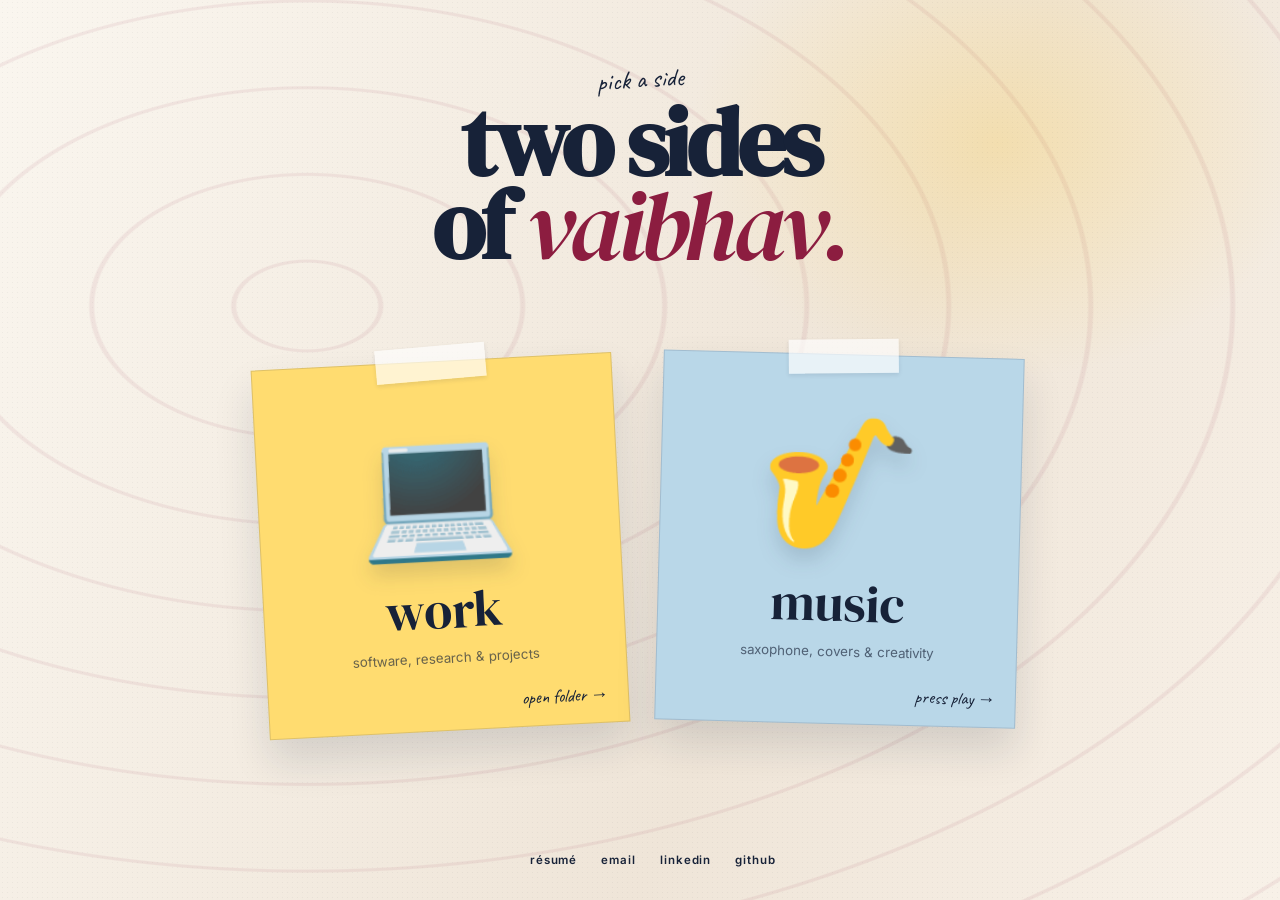
<file: index.html>
<!DOCTYPE html>
<html lang="en">
<head>
  <meta charset="UTF-8" />
  <meta name="viewport" content="width=device-width, initial-scale=1.0" />
  <meta name="description" content="Explore the two sides of Vaibhav Urs — software engineering and saxophone." />
  <meta name="theme-color" content="#f5d995" />
  <meta property="og:title" content="Two Sides of Vaibhav Urs" />
  <meta property="og:description" content="Explore Vaibhav Urs's engineering work and music." />
  <meta property="og:url" content="https://vurs1.github.io/" />
  <title>Two Sides of Vaibhav Urs</title>
  <link rel="icon" href="data:image/svg+xml,<svg xmlns='http://www.w3.org/2000/svg' viewBox='0 0 32 32'><text y='26' font-size='26'>🎷</text></svg>" />
  <link rel="preconnect" href="https://fonts.googleapis.com" />
  <link rel="preconnect" href="https://fonts.gstatic.com" crossorigin />
  <link href="https://fonts.googleapis.com/css2?family=Caveat:wght@500;600;700&family=DM+Serif+Display:ital@0;1&family=Inter:wght@500;600&display=swap" rel="stylesheet" />
  <link rel="stylesheet" href="assets/home.css" />
</head>
<body>
  <main class="desk">
    <div class="paper-noise" aria-hidden="true"></div>
    <header class="landing-title">
      <p>pick a side</p>
      <h1>two sides<br />of <em>vaibhav.</em></h1>
    </header>

    <nav class="world-choices" aria-label="Choose a side of Vaibhav's portfolio">
      <a class="world-card work-card" href="work.html">
        <span class="tape" aria-hidden="true"></span>
        <span class="emoji" aria-hidden="true">💻</span>
        <span class="card-copy">
          <strong>work</strong>
          <small>software, research &amp; projects</small>
        </span>
        <span class="open-label">open folder →</span>
      </a>

      <a class="world-card music-card" href="music.html">
        <span class="tape" aria-hidden="true"></span>
        <span class="emoji" aria-hidden="true">🎷</span>
        <span class="card-copy">
          <strong>music</strong>
          <small>saxophone, covers &amp; creativity</small>
        </span>
        <span class="open-label">press play →</span>
      </a>
    </nav>

    <footer class="landing-footer">
      <div>
        <a href="assets/Vaibhav-Urs-Resume.pdf" target="_blank" rel="noopener">résumé</a>
        <a href="mailto:vaibhavurs31@gmail.com">email</a>
        <a href="https://www.linkedin.com/in/vaibhavurs/" target="_blank" rel="noopener">linkedin</a>
        <a href="https://github.com/vurs1" target="_blank" rel="noopener">github</a>
      </div>
    </footer>
  </main>
</body>
</html>
</file>
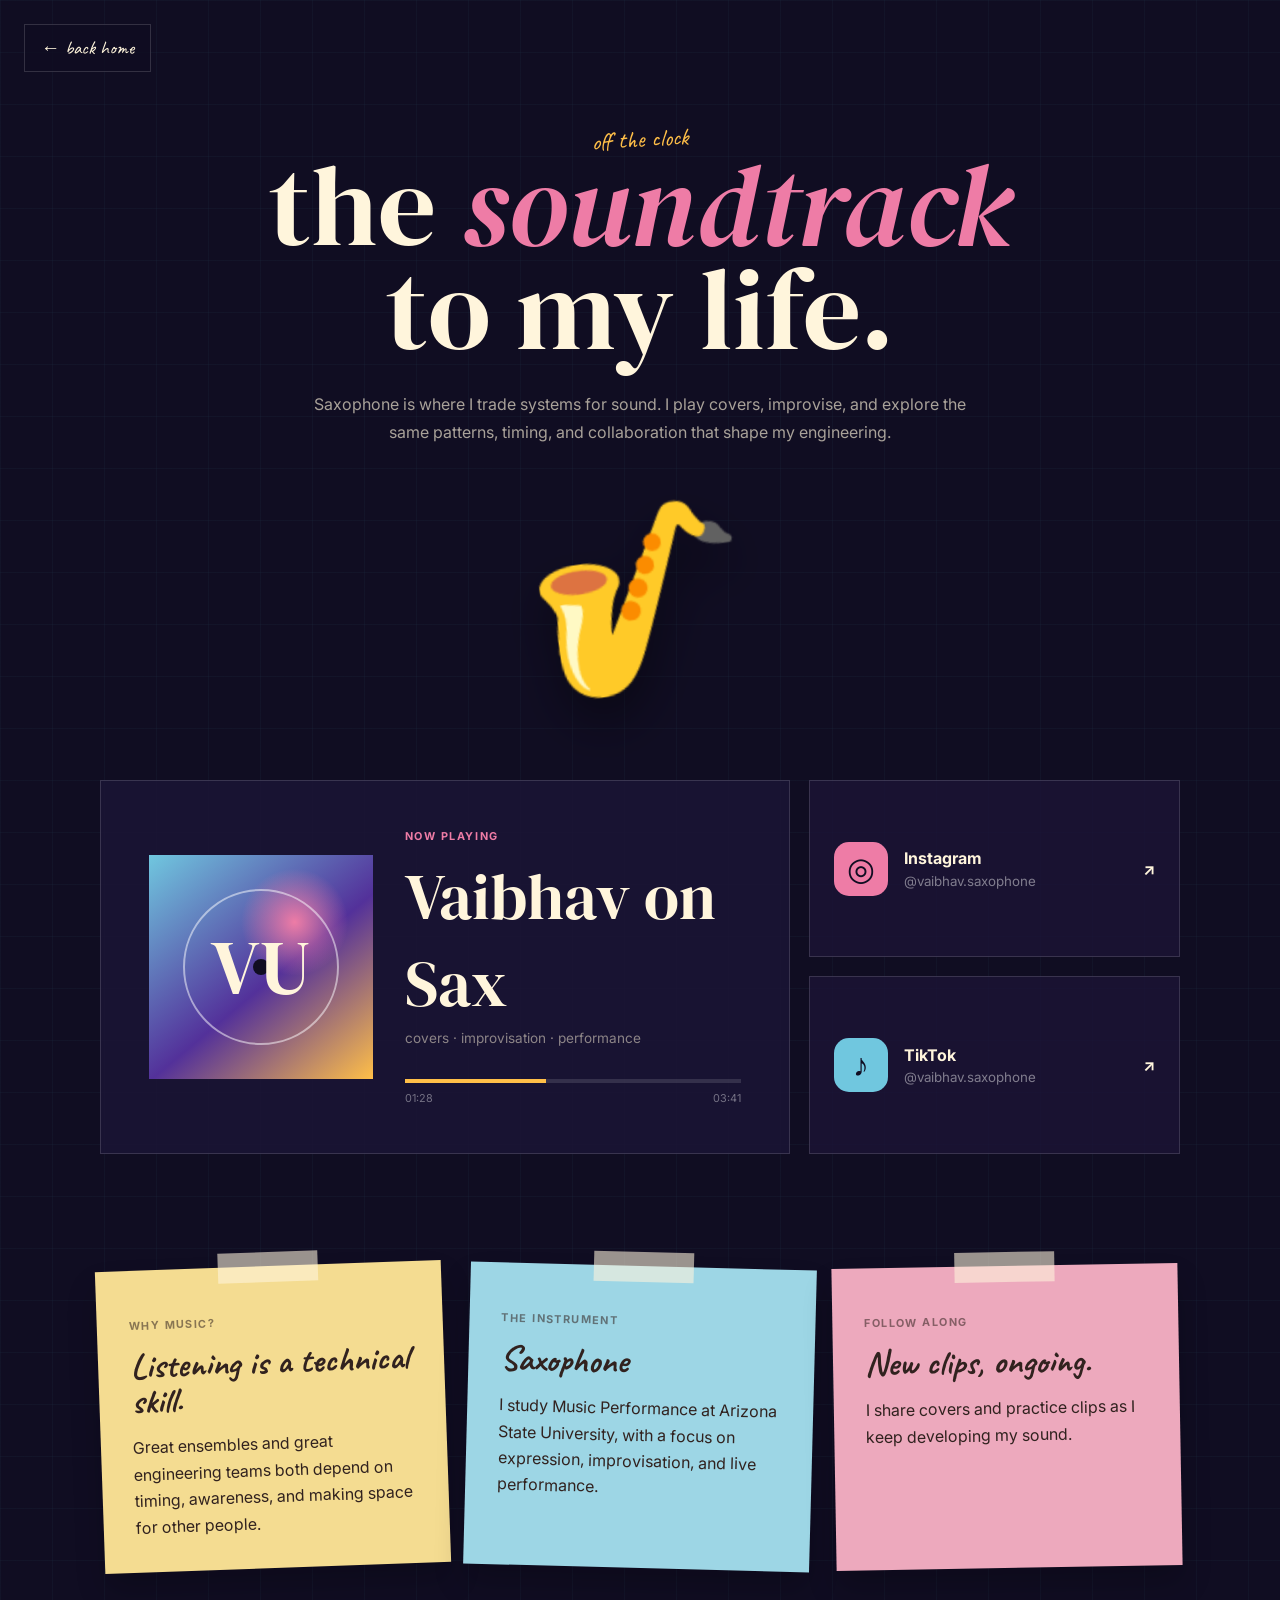
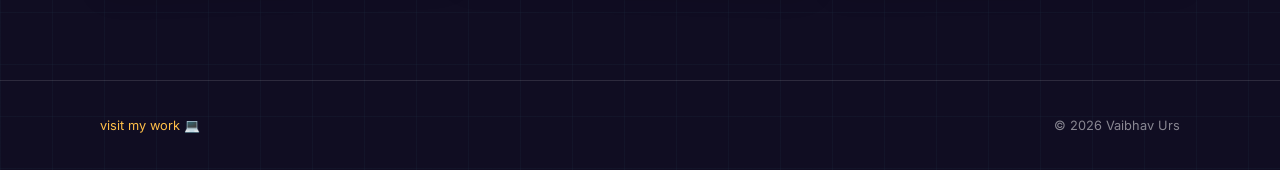
<file: music.html>
<!DOCTYPE html>
<html lang="en">
<head>
  <meta charset="UTF-8" />
  <meta name="viewport" content="width=device-width, initial-scale=1.0" />
  <meta name="description" content="Vaibhav Urs's saxophone, performances, and musical life." />
  <meta name="theme-color" content="#100d22" />
  <title>Vaibhav Urs — Music</title>
  <link rel="icon" href="data:image/svg+xml,<svg xmlns='http://www.w3.org/2000/svg' viewBox='0 0 32 32'><text y='26' font-size='26'>🎷</text></svg>" />
  <link rel="preconnect" href="https://fonts.googleapis.com" />
  <link rel="preconnect" href="https://fonts.gstatic.com" crossorigin />
  <link href="https://fonts.googleapis.com/css2?family=Caveat:wght@500;600;700&family=DM+Serif+Display:ital@0;1&family=Inter:wght@400;500;600&display=swap" rel="stylesheet" />
  <link rel="stylesheet" href="assets/music.css" />
</head>
<body>
  <a class="back-link" href="index.html">← back home</a>

  <main>
    <header class="music-hero">
      <div class="spotlight" aria-hidden="true"></div>
      <p class="kicker">off the clock</p>
      <h1>the <em>soundtrack</em><br />to my life.</h1>
      <p class="music-intro">
        Saxophone is where I trade systems for sound. I play covers, improvise,
        and explore the same patterns, timing, and collaboration that shape my engineering.
      </p>
      <div class="hero-sax" aria-hidden="true">🎷</div>
    </header>

    <section class="record-section">
      <article class="now-playing">
        <div class="album-art" aria-hidden="true">
          <span>VU</span>
          <i></i>
        </div>
        <div class="track-info">
          <p>NOW PLAYING</p>
          <h2>Vaibhav on Sax</h2>
          <span>covers · improvisation · performance</span>
          <div class="progress"><i></i></div>
          <div class="time"><span>01:28</span><span>03:41</span></div>
        </div>
      </article>

      <div class="music-links">
        <a href="https://www.instagram.com/vaibhav.saxophone/" target="_blank" rel="noopener">
          <span class="link-icon">◎</span>
          <div><strong>Instagram</strong><small>@vaibhav.saxophone</small></div>
          <b>↗</b>
        </a>
        <a href="https://www.tiktok.com/@vaibhav.saxophone" target="_blank" rel="noopener">
          <span class="link-icon">♪</span>
          <div><strong>TikTok</strong><small>@vaibhav.saxophone</small></div>
          <b>↗</b>
        </a>
      </div>
    </section>

    <section class="music-notes">
      <article class="note note-yellow">
        <span class="note-tape"></span>
        <p>WHY MUSIC?</p>
        <h2>Listening is a technical skill.</h2>
        <span>Great ensembles and great engineering teams both depend on timing, awareness, and making space for other people.</span>
      </article>
      <article class="note note-blue">
        <span class="note-tape"></span>
        <p>THE INSTRUMENT</p>
        <h2>Saxophone</h2>
        <span>I study Music Performance at Arizona State University, with a focus on expression, improvisation, and live performance.</span>
      </article>
      <article class="note note-pink">
        <span class="note-tape"></span>
        <p>FOLLOW ALONG</p>
        <h2>New clips, ongoing.</h2>
        <span>I share covers and practice clips as I keep developing my sound.</span>
      </article>
    </section>
  </main>

  <footer>
    <a href="work.html">visit my work 💻</a>
    <span>© <span id="year"></span> Vaibhav Urs</span>
  </footer>
  <script>document.getElementById("year").textContent = new Date().getFullYear();</script>
</body>
</html>
</file>
<file: assets/home.css>
:root {
  --ink: #172238;
  --paper: #f5efe5;
  --maroon: #8c1d40;
  --gold: #ffc627;
}

* { box-sizing: border-box; margin: 0; padding: 0; }
html, body { min-height: 100%; }
body {
  color: var(--ink);
  background: var(--paper);
  font-family: "Inter", sans-serif;
}
a { color: inherit; text-decoration: none; }

.desk {
  position: relative;
  min-height: 100svh;
  overflow: hidden;
  isolation: isolate;
  background:
    radial-gradient(ellipse at 78% 16%, rgba(255,198,39,0.23), transparent 22%),
    repeating-radial-gradient(ellipse at 24% 34%, transparent 0 70px, rgba(140,29,64,0.075) 72px 75px, transparent 77px 142px),
    linear-gradient(115deg, #faf6ef, #efe5d8 62%, #f8f1e8);
}
.paper-noise {
  position: absolute;
  inset: 0;
  z-index: -1;
  opacity: 0.14;
  background-image: radial-gradient(rgba(23,34,56,0.35) 0.5px, transparent 0.6px);
  background-size: 5px 5px;
}

.landing-title {
  position: absolute;
  top: clamp(3rem, 7vh, 5rem);
  left: 50%;
  z-index: 2;
  width: min(900px, calc(100% - 2rem));
  text-align: center;
  transform: translateX(-50%);
}
.landing-title p {
  margin-bottom: 0.4rem;
  font-family: "Caveat", cursive;
  font-size: clamp(1.2rem, 2vw, 1.8rem);
  transform: rotate(-4deg);
}
.landing-title h1 {
  font-family: "DM Serif Display", serif;
  font-size: clamp(4.2rem, 7.5vw, 7.5rem);
  line-height: 0.86;
  letter-spacing: -0.045em;
}
.landing-title em { color: var(--maroon); font-weight: 400; }

.world-choices {
  position: absolute;
  top: 57%;
  left: 50%;
  width: min(760px, calc(100% - 2rem));
  display: grid;
  grid-template-columns: 1fr 1fr;
  gap: clamp(1rem, 3vw, 2.4rem);
  transform: translate(-50%, -42%) rotate(-1deg);
}
.world-card {
  position: relative;
  min-height: 370px;
  display: flex;
  flex-direction: column;
  align-items: center;
  justify-content: center;
  padding: 2rem;
  border: 1px solid rgba(23,34,56,0.14);
  box-shadow: 0 22px 40px rgba(23,34,56,0.14);
  transition: transform 220ms ease, box-shadow 220ms ease;
}
.world-card:hover, .world-card:focus-visible {
  transform: translateY(-12px) rotate(1deg);
  box-shadow: 0 30px 55px rgba(23,34,56,0.2);
}
.work-card { background: #ffdc70; transform: rotate(-2deg); }
.music-card { background: #b9d7e8; transform: rotate(2.5deg); }
.tape {
  position: absolute;
  top: -16px;
  left: 50%;
  width: 110px;
  height: 34px;
  transform: translateX(-50%) rotate(-2deg);
  background: rgba(255,255,255,0.68);
  box-shadow: 0 2px 4px rgba(23,34,56,0.1);
}
.emoji {
  display: block;
  font-size: clamp(6rem, 10vw, 9rem);
  line-height: 1;
  filter: drop-shadow(0 12px 10px rgba(23,34,56,0.14));
  transition: transform 220ms ease;
}
.world-card:hover .emoji { transform: scale(1.08) rotate(-3deg); }
.card-copy { margin-top: 1.4rem; text-align: center; }
.card-copy strong {
  display: block;
  font-family: "DM Serif Display", serif;
  font-size: clamp(2.1rem, 4vw, 3.2rem);
  font-weight: 400;
}
.card-copy small { display: block; margin-top: 0.25rem; color: rgba(23,34,56,0.65); line-height: 1.4; }
.open-label {
  position: absolute;
  right: 1.2rem;
  bottom: 1rem;
  font-family: "Caveat", cursive;
  font-size: 1.15rem;
}

.landing-footer {
  position: absolute;
  left: clamp(2rem, 7vw, 7rem);
  right: clamp(2rem, 5vw, 5rem);
  bottom: 2rem;
  display: flex;
  align-items: center;
  justify-content: center;
  gap: 1rem;
  font-size: 0.72rem;
  font-weight: 600;
  letter-spacing: 0.08em;
}
.landing-footer div { display: flex; gap: 1.5rem; }
.landing-footer a { border-bottom: 1px solid transparent; }
.landing-footer a:hover { border-color: var(--ink); }

@media (max-width: 900px) {
  .desk { min-height: auto; padding: 4rem 1rem 2rem; overflow: visible; }
  .landing-title, .world-choices, .landing-footer { position: relative; inset: auto; transform: none; }
  .landing-title { margin: 0 auto 4rem; width: min(560px, 100%); }
  .landing-title h1 { font-size: clamp(4rem, 18vw, 7rem); }
  .world-choices { width: min(680px, 100%); margin: 0 auto; }
  .landing-footer { max-width: 680px; margin: 0 auto; padding-top: 2rem; border-top: 1px solid rgba(23,34,56,0.18); }
}

@media (max-width: 600px) {
  .world-choices { grid-template-columns: 1fr; }
  .world-card { min-height: 310px; }
  .landing-footer { align-items: flex-start; flex-direction: column; }
}

@media (prefers-reduced-motion: reduce) {
  *, *::before, *::after { transition: none !important; }
}
</file>
<file: assets/music.css>
:root {
  --night: #100d22;
  --night-soft: #1b1436;
  --cream: #fff5dc;
  --gold: #ffbf48;
  --pink: #ee7ca6;
  --blue: #70c7df;
}

* { box-sizing: border-box; margin: 0; padding: 0; }
html { scroll-behavior: smooth; }
body {
  min-height: 100%;
  color: var(--cream);
  background:
    linear-gradient(rgba(112,199,223,0.035) 1px, transparent 1px),
    linear-gradient(90deg, rgba(112,199,223,0.035) 1px, transparent 1px),
    var(--night);
  background-size: 52px 52px;
  font-family: "Inter", sans-serif;
}
a { color: inherit; text-decoration: none; }

.back-link {
  position: fixed;
  top: 1.5rem;
  left: 1.5rem;
  z-index: 10;
  padding: 0.7rem 1rem;
  border: 1px solid rgba(255,255,255,0.15);
  background: rgba(16,13,34,0.85);
  font-family: "Caveat", cursive;
  font-size: 1.2rem;
}
.back-link:hover { color: var(--gold); }

.music-hero {
  position: relative;
  min-height: 780px;
  display: flex;
  flex-direction: column;
  align-items: center;
  justify-content: center;
  padding: 7rem 1.5rem 4rem;
  text-align: center;
  overflow: hidden;
}
.spotlight {
  position: absolute;
  top: -220px;
  width: 700px;
  height: 760px;
  background: conic-gradient(from 165deg at 50% 0%, transparent 0 41%, rgba(255,191,72,0.16) 47%, rgba(255,191,72,0.04) 56%, transparent 62%);
  pointer-events: none;
}
.kicker { color: var(--gold); font-family: "Caveat", cursive; font-size: 1.5rem; transform: rotate(-3deg); }
.music-hero h1 {
  position: relative;
  z-index: 1;
  font-family: "DM Serif Display", serif;
  font-size: clamp(4rem, 9vw, 8rem);
  line-height: 0.9;
  font-weight: 400;
}
.music-hero h1 em { color: var(--pink); }
.music-intro { position: relative; z-index: 1; max-width: 680px; margin-top: 1.8rem; color: rgba(255,245,220,0.64); line-height: 1.75; }
.hero-sax { position: relative; z-index: 1; margin-top: 2.5rem; font-size: clamp(7rem, 14vw, 12rem); filter: drop-shadow(0 25px 24px rgba(0,0,0,0.38)); transform: rotate(-8deg); }

.record-section { width: min(1080px, calc(100% - 2rem)); margin: 0 auto; display: grid; grid-template-columns: 1.3fr 0.7fr; gap: 1.2rem; }
.now-playing {
  min-height: 360px;
  display: grid;
  grid-template-columns: 0.8fr 1.2fr;
  gap: 2rem;
  align-items: center;
  padding: clamp(1.5rem, 5vw, 3rem);
  border: 1px solid rgba(255,255,255,0.14);
  background: rgba(27,20,54,0.85);
}
.album-art {
  position: relative;
  aspect-ratio: 1;
  display: grid;
  place-items: center;
  overflow: hidden;
  background: radial-gradient(circle at 65% 30%, var(--pink), transparent 25%), linear-gradient(140deg, var(--blue), #53319a 55%, var(--gold));
}
.album-art::before { content: ""; position: absolute; width: 68%; height: 68%; border: 2px solid rgba(255,255,255,0.5); border-radius: 50%; }
.album-art span { position: relative; z-index: 1; font-family: "DM Serif Display", serif; font-size: clamp(3rem, 6vw, 5rem); }
.album-art i { position: absolute; width: 16px; height: 16px; background: var(--night); border-radius: 50%; }
.track-info > p { color: var(--pink); font-size: 0.68rem; font-weight: 700; letter-spacing: 0.14em; }
.track-info h2 { margin-top: 0.65rem; font-family: "DM Serif Display", serif; font-size: clamp(2.3rem, 5vw, 4rem); font-weight: 400; }
.track-info > span { color: rgba(255,245,220,0.5); font-size: 0.85rem; }
.progress { height: 4px; margin-top: 2rem; background: rgba(255,255,255,0.12); }
.progress i { display: block; width: 42%; height: 100%; background: var(--gold); }
.time { display: flex; justify-content: space-between; margin-top: 0.45rem; color: rgba(255,255,255,0.4); font-size: 0.68rem; }

.music-links { display: grid; gap: 1.2rem; }
.music-links a {
  display: grid;
  grid-template-columns: auto 1fr auto;
  align-items: center;
  gap: 1rem;
  padding: 1.5rem;
  border: 1px solid rgba(255,255,255,0.14);
  background: rgba(27,20,54,0.78);
  transition: transform 180ms ease, border-color 180ms ease;
}
.music-links a:hover { transform: translateY(-4px); border-color: var(--gold); }
.link-icon { display: grid; place-items: center; width: 54px; height: 54px; background: var(--pink); color: var(--night); font-size: 2rem; border-radius: 15px; }
.music-links a:nth-child(2) .link-icon { background: var(--blue); }
.music-links strong, .music-links small { display: block; }
.music-links small { margin-top: 0.3rem; color: rgba(255,255,255,0.45); }

.music-notes { width: min(1080px, calc(100% - 2rem)); margin: 7rem auto; display: grid; grid-template-columns: repeat(3, 1fr); gap: 1.3rem; }
.note { position: relative; min-height: 300px; padding: 3rem 2rem 2rem; color: #31221f; box-shadow: 0 18px 30px rgba(0,0,0,0.2); }
.note-yellow { background: #f4dc91; transform: rotate(-2deg); }
.note-blue { background: #9dd6e5; transform: rotate(1.5deg); }
.note-pink { background: #eda9bd; transform: rotate(-1deg); }
.note-tape { position: absolute; width: 100px; height: 30px; top: -14px; left: 50%; transform: translateX(-50%); background: rgba(255,245,220,0.58); }
.note > p { font-size: 0.68rem; font-weight: 700; letter-spacing: 0.13em; opacity: 0.55; }
.note h2 { margin: 1rem 0; font-family: "Caveat", cursive; font-size: 2.2rem; line-height: 1; }
.note > span:last-child { line-height: 1.65; }

footer { min-height: 90px; display: flex; justify-content: space-between; align-items: center; padding: 2rem max(1rem, calc((100% - 1080px) / 2)); border-top: 1px solid rgba(255,255,255,0.12); color: rgba(255,255,255,0.5); font-size: 0.8rem; }
footer a { color: var(--gold); }

@media (max-width: 800px) {
  .record-section, .music-notes { grid-template-columns: 1fr; }
  .now-playing { grid-template-columns: 1fr; }
  .album-art { max-width: 360px; width: 100%; margin: 0 auto; }
  .music-links { grid-template-columns: 1fr 1fr; }
}
@media (max-width: 540px) {
  .music-hero { min-height: 680px; }
  .music-links { grid-template-columns: 1fr; }
  footer { align-items: flex-start; flex-direction: column; gap: 1rem; }
}
@media (prefers-reduced-motion: reduce) {
  *, *::before, *::after { transition: none !important; }
  html { scroll-behavior: auto; }
}
</file>
